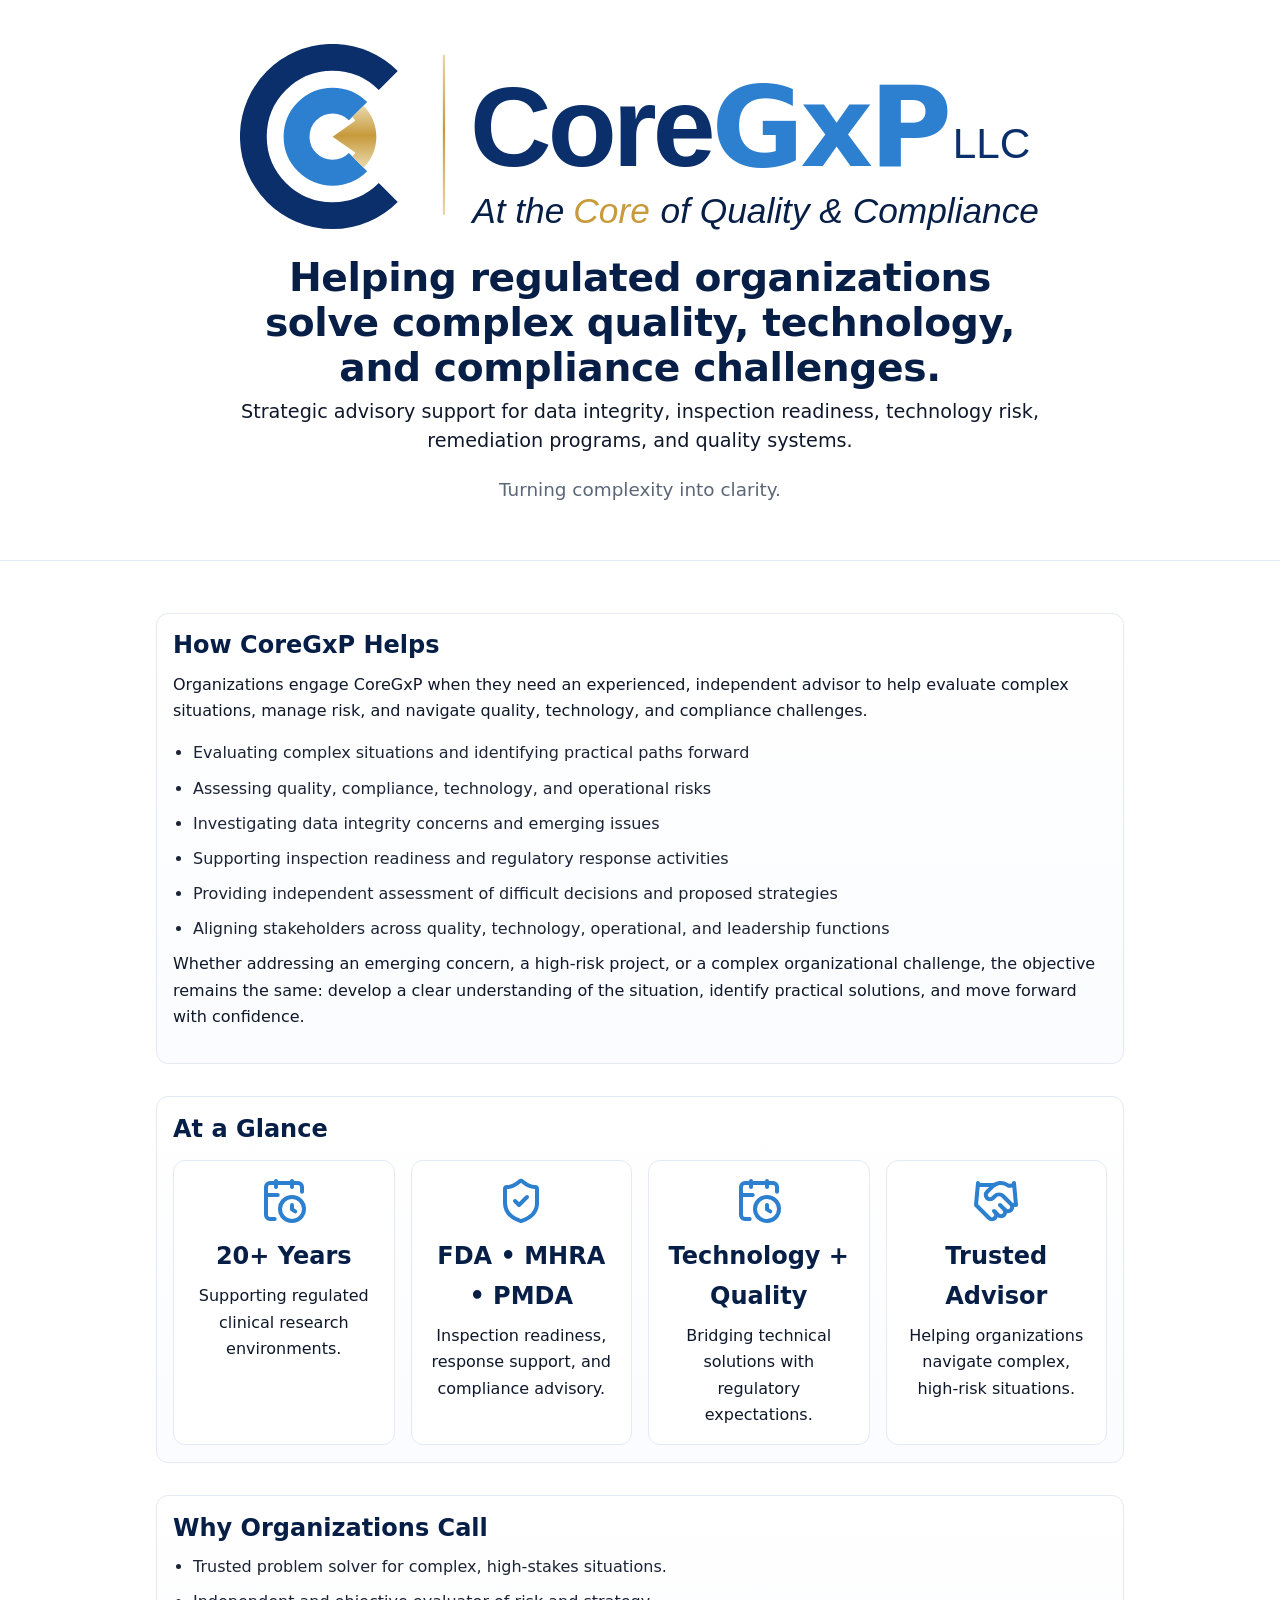
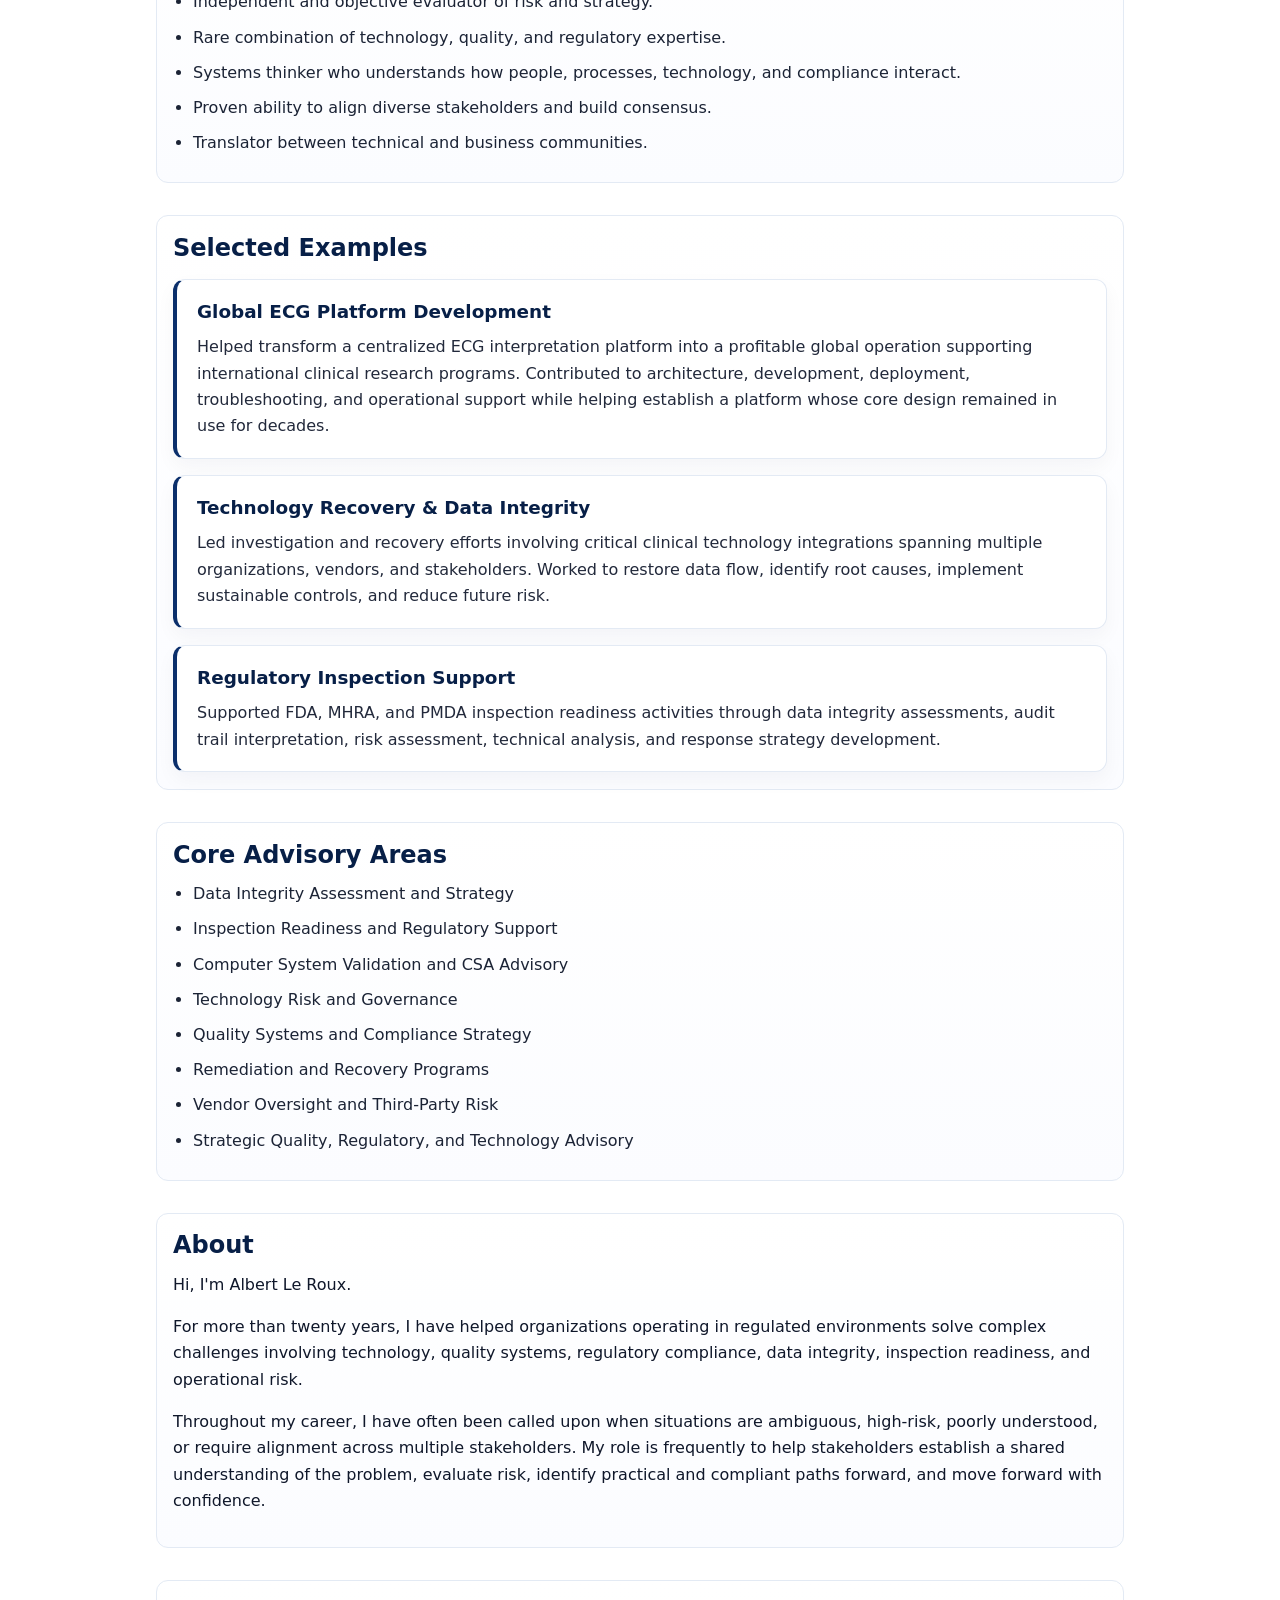
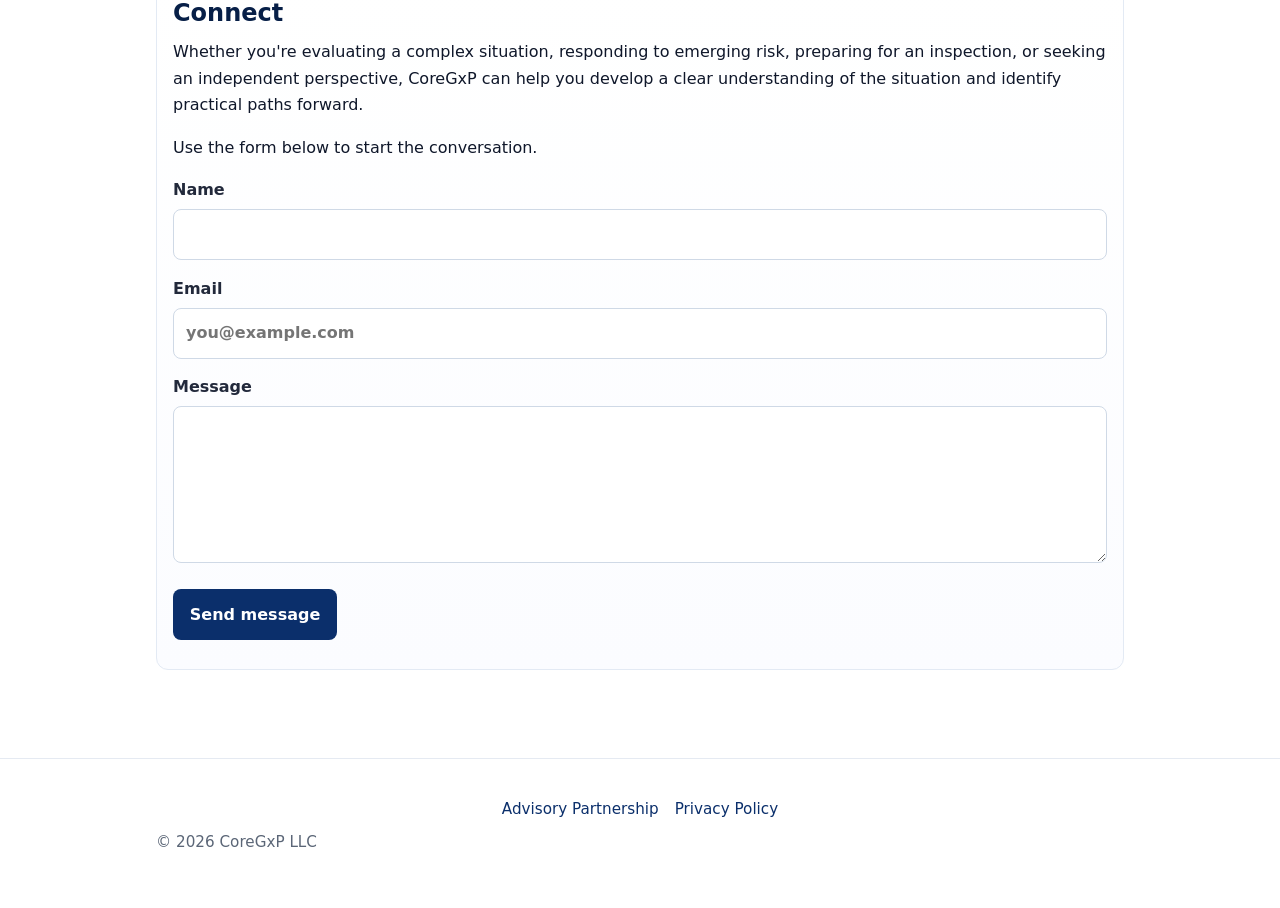
<file: index.html>
<!doctype html> 
<html lang="en">
  <head>
    <meta charset="utf-8" />
    <meta name="viewport" content="width=device-width,initial-scale=1" />
    <title>CoreGxP LLC | Technology, Quality & Regulatory Advisory</title>
    <meta name="description" 
          content="CoreGxP LLC helps organizations navigate complex technology,
                   quality, regulatory, and operational challenges in regulated
                   environments."/>

    <link rel="icon" href="/assets/img/brand/coregxp-logo-mark-v1-32.png">
    <link rel="stylesheet" href="/assets/css/styles.css">
  </head>

  <body>
    <header class="site-header">

      <div class="wrap">

        <img 
           class="site-logo"
           src="/assets/img/brand/coregxp-logo-v1.svg"
           alt="CoreGxP LLC">
        <div class="hero-header"> 

          <h1>
            Helping regulated organizations solve complex
            quality, technology, and compliance challenges.
          </h1>

          <p class="hero-supporting">
            Strategic advisory support for data integrity,
            inspection readiness, technology risk,
            remediation programs, and quality systems.
          </p>

          <p class="hero-tagline">
            Turning complexity into clarity.
          </p>
        </div>
      </div>
    </header>

    <main class="wrap">


      <section id="how-coregxp-helps">
        <h2>How CoreGxP Helps</h2>

        <p>
          Organizations engage CoreGxP when they need an experienced,
          independent advisor to help evaluate complex situations, manage risk,
          and navigate quality, technology, and compliance challenges.
        </p>

        <ul>
          <li>Evaluating complex situations and identifying practical paths forward</li>
          <li>Assessing quality, compliance, technology, and operational risks</li>
          <li>Investigating data integrity concerns and emerging issues</li>
          <li>Supporting inspection readiness and regulatory response activities</li>
          <li>Providing independent assessment of difficult decisions and proposed strategies</li>
          <li>Aligning stakeholders across quality, technology, operational, and leadership functions</li>
        </ul>

        <p>
          Whether addressing an emerging concern, a high-risk project, or a
          complex organizational challenge, the objective remains the same:
          develop a clear understanding of the situation, identify practical
          solutions, and move forward with confidence.
        </p>
      </section>


      <section id="highlights">
        <h2>At a Glance</h2>

        <div class="highlights-grid">

          <div class="highlight-card">
            <img 
               class="card-icon"
               src="/assets/img/icons/calendar-clock.svg" 
               alt=""
               aria-hidden="true">
            <strong>20+ Years</strong>
            Supporting regulated clinical research environments.
          </div>

          <div class="highlight-card">
            <img 
               class="card-icon"
               src="/assets/img/icons/shield-check.svg" 
               alt=""
               aria-hidden="true">
            <strong>FDA • MHRA • PMDA</strong>
            Inspection readiness, response support, and compliance advisory.
          </div>

          <div class="highlight-card">
            <img 
               class="card-icon"
               src="/assets/img/icons/calendar-clock.svg" 
               alt=""
               aria-hidden="true">
            <strong>Technology + Quality</strong>
            Bridging technical solutions with regulatory expectations.
          </div>

          <div class="highlight-card">
            <img 
               class="card-icon"
               src="/assets/img/icons/handshake.svg" 
               alt=""
               aria-hidden="true">
            <strong>Trusted Advisor</strong>
            Helping organizations navigate complex, high-risk situations.
          </div>

        </div>
      </section>


      <section id="why-me">
        <h2>Why Organizations Call</h2>

        <ul>
          <li>
            Trusted problem solver for complex, high-stakes situations.
          </li>
          <li>
            Independent and objective evaluator of risk and strategy.
          </li>
          <li>
            Rare combination of technology, quality, and regulatory expertise.
          </li>
          <li>
            Systems thinker who understands how people, processes,
            technology, and compliance interact.
          </li>
          <li>
            Proven ability to align diverse stakeholders and build
            consensus.
          </li>
          <li>
            Translator between technical and business communities.
          </li>
        </ul>
      </section>


      <section id="examples">
        <h2>Selected Examples</h2>

        <div class="example-card">
          <h3>Global ECG Platform Development</h3>

          <p>
            Helped transform a centralized ECG interpretation platform into a
            profitable global operation supporting international clinical
            research programs. Contributed to architecture, development,
            deployment, troubleshooting, and operational support while helping
            establish a platform whose core design remained in use for decades.
          </p>
        </div>

        <div class="example-card">
          <h3>Technology Recovery & Data Integrity</h3>

          <p>
            Led investigation and recovery efforts involving critical clinical
            technology integrations spanning multiple organizations, vendors,
            and stakeholders. Worked to restore data flow, identify root causes,
            implement sustainable controls, and reduce future risk.
          </p>
        </div>

        <div class="example-card">
          <h3>Regulatory Inspection Support</h3>

          <p>
            Supported FDA, MHRA, and PMDA inspection readiness activities
            through data integrity assessments, audit trail interpretation, risk
            assessment, technical analysis, and response strategy development.
          </p>
        </div>
      </section>  


      <section id="advisory">
        <h2>Core Advisory Areas</h2>

        <ul>
          <li>Data Integrity Assessment and Strategy</li>
          <li>Inspection Readiness and Regulatory Support</li>
          <li>Computer System Validation and CSA Advisory</li>
          <li>Technology Risk and Governance</li>
          <li>Quality Systems and Compliance Strategy</li>
          <li>Remediation and Recovery Programs</li>
          <li>Vendor Oversight and Third-Party Risk</li>
          <li>Strategic Quality, Regulatory, and Technology Advisory</li>
        </ul>
      </section>


      <section id="about">
        <h2>About</h2>

        <p>
          Hi, I'm Albert Le Roux.
        </p>

        <p>
          For more than twenty years, I have helped organizations operating in
          regulated environments solve complex challenges involving technology,
          quality systems, regulatory compliance, data integrity, inspection
          readiness, and operational risk.
        </p>

        <p>
          Throughout my career, I have often been called upon when situations
          are ambiguous, high-risk, poorly understood, or require alignment
          across multiple stakeholders. My role is frequently to help
          stakeholders establish a shared understanding of the problem, evaluate
          risk, identify practical and compliant paths forward, and move forward
          with confidence.
        </p>
      </section>

      <section id="contact">
        <h2>Connect</h2>
        <p>
          Whether you're evaluating a complex situation, responding to emerging
          risk, preparing for an inspection, or seeking an independent
          perspective, CoreGxP can help you develop a clear understanding of the
          situation and identify practical paths forward.  
        </p>

        <p>
          Use the form below to start the conversation.
        </p>
        <form id="contactForm" action="/submit" method="post">
          <label>
            Name
            <input type="text"
                   name="name"
                   id="name"
                   maxlength="100"
                   required>
          </label>

          <label>
            Email
            <input type="email"
                   name="email"
                   id="email"
                   maxlength="254"
                   placeholder="you@example.com"
                   required>
          </label>

          <label>
            Message
            <textarea name="message"
                      id="message"
                      rows="5"
                      maxlength="2000"
                      required></textarea>
          </label>

          <label class="visually-hidden">
            Leave this blank
            <input type="text"
                   name="hp"
                   id="hp"
                   tabindex="-1"
                   autocomplete="off">
          </label>

          <button type="submit">Send message</button>
          <div id="formStatus" role="status" aria-live="polite"></div>
        </form>
      </section>

    </main>



    <footer class="site-footer">
      <div class="wrap">
        <nav class="footer-nav">
          <a href="/advisory/">Advisory Partnership</a>
          <a href="/privacy/">Privacy Policy</a>
        </nav>

        <p>&copy; <span id="year"></span> CoreGxP LLC</p>
      </div>
    </footer>

    <script src="/assets/js/site.js"></script>
    <script src="/assets/js/app.js"></script>
  </body>
</html>
</file>
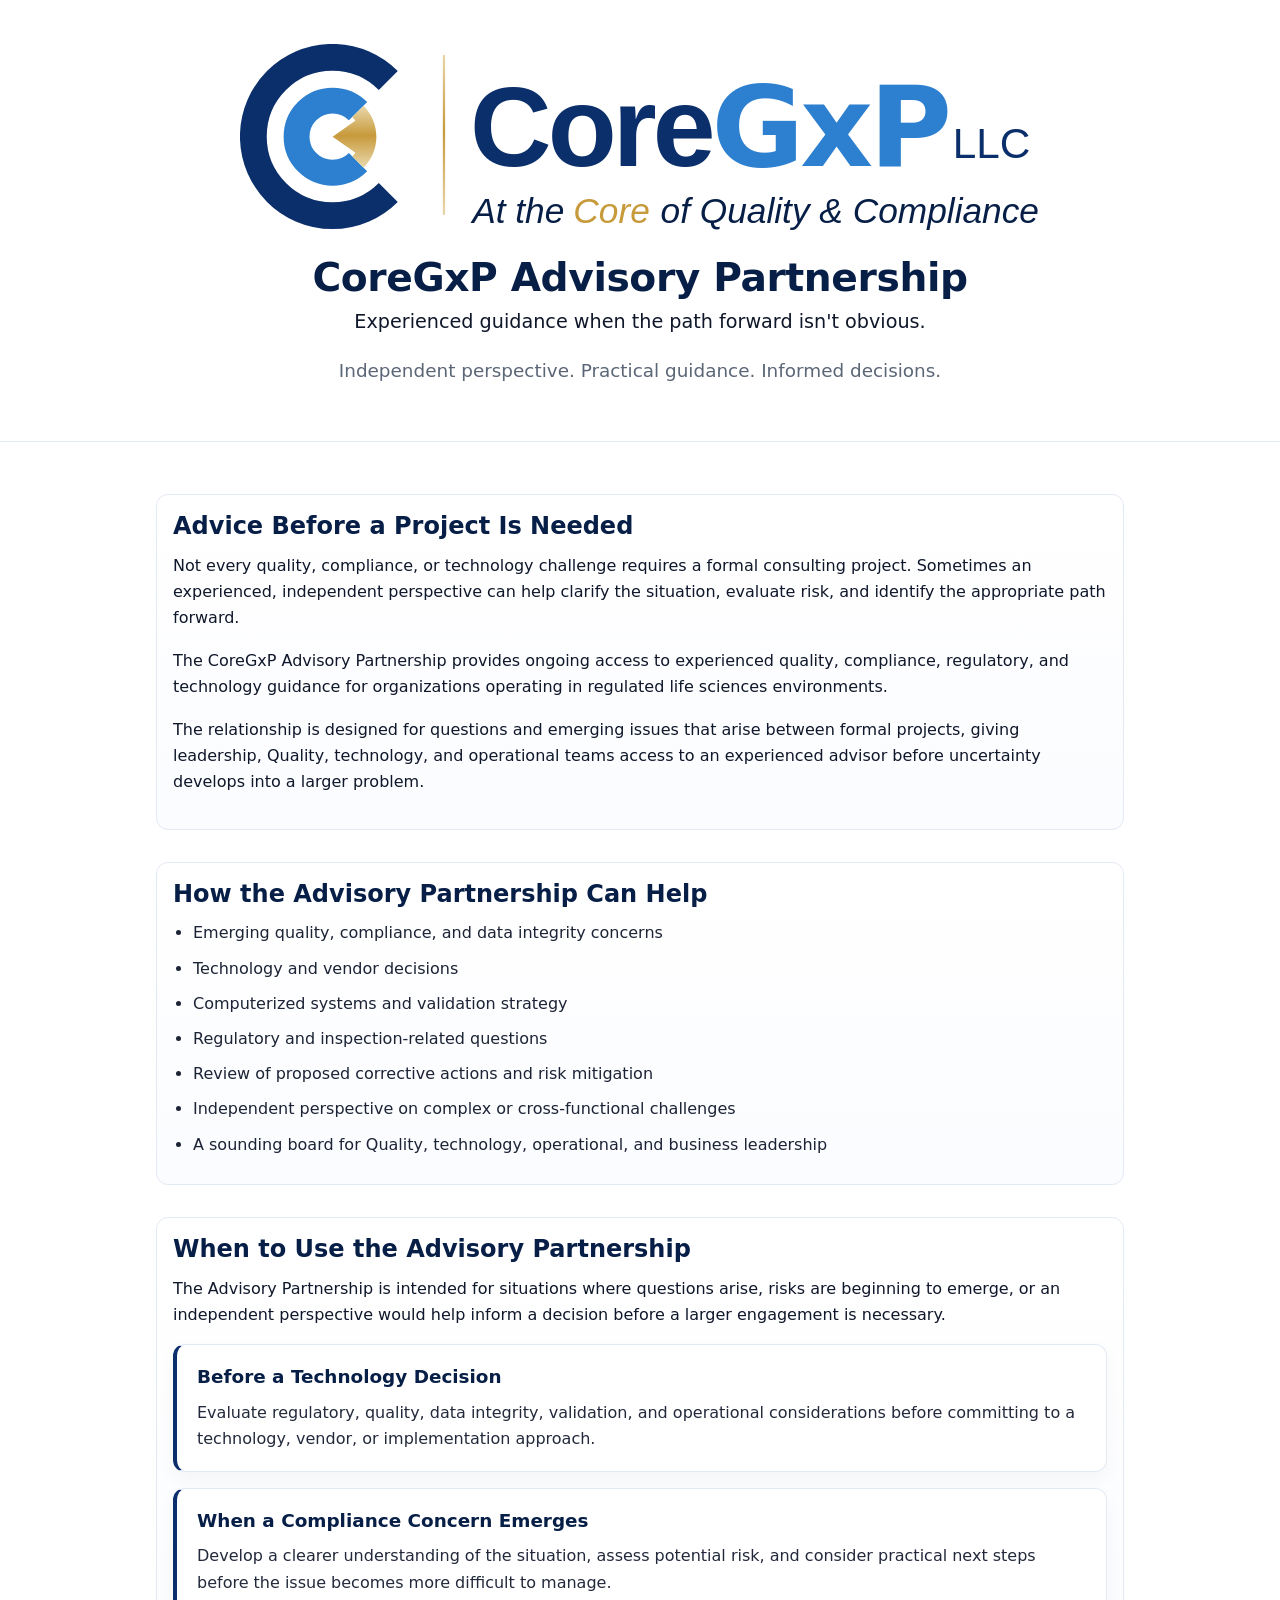
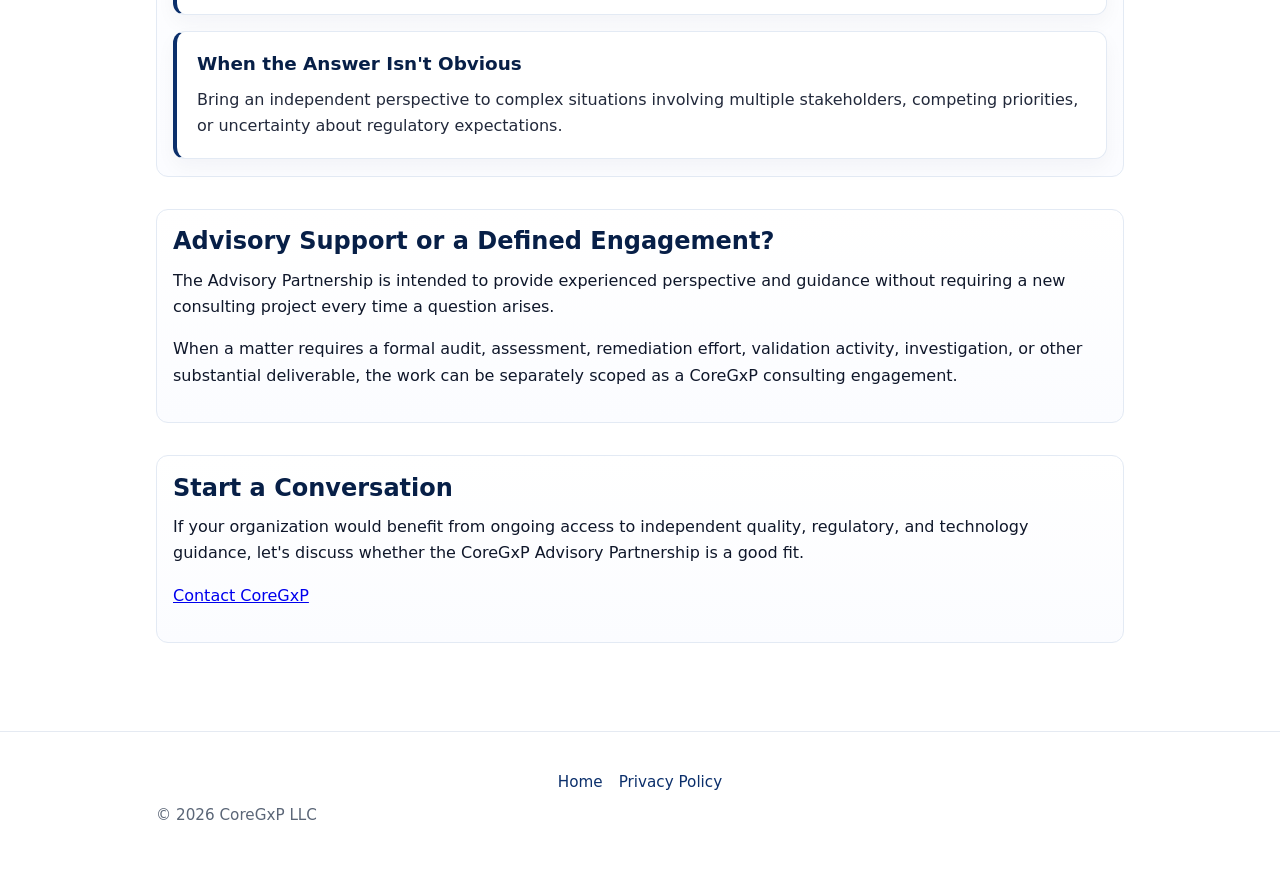
<file: advisory/index.html>
<!doctype html>
<html lang="en">
  <head>
    <meta charset="utf-8" />
    <meta name="viewport" content="width=device-width,initial-scale=1" />

    <title>CoreGxP Advisory Partnership | CoreGxP LLC</title>

    <meta
      name="description"
      content="Ongoing access to experienced quality, compliance, regulatory,
               and technology guidance for organizations operating in regulated
               life sciences environments."
    />

    <link
      rel="icon"
      href="/assets/img/brand/coregxp-logo-mark-v1-32.png"
    >

    <link
      rel="stylesheet"
      href="/assets/css/styles.css"
    >
  </head>

  <body>

    <header class="site-header">
      <div class="wrap">

        <a href="/" aria-label="CoreGxP LLC home">
          <img
            class="site-logo"
            src="/assets/img/brand/coregxp-logo-v1.svg"
            alt="CoreGxP LLC"
          >
        </a>

        <div class="hero-header">

          <h1>
            CoreGxP Advisory Partnership
          </h1>

          <p class="hero-supporting">
            Experienced guidance when the path forward isn't obvious.
          </p>

          <p class="hero-tagline">
            Independent perspective. Practical guidance. Informed decisions.
          </p>

        </div>
      </div>
    </header>


    <main class="wrap">

      <section id="overview">

        <h2>Advice Before a Project Is Needed</h2>

        <p>
          Not every quality, compliance, or technology challenge requires a
          formal consulting project. Sometimes an experienced, independent
          perspective can help clarify the situation, evaluate risk, and
          identify the appropriate path forward.
        </p>

        <p>
          The CoreGxP Advisory Partnership provides ongoing access to
          experienced quality, compliance, regulatory, and technology guidance
          for organizations operating in regulated life sciences environments.
        </p>

        <p>
          The relationship is designed for questions and emerging issues that
          arise between formal projects, giving leadership, Quality, technology,
          and operational teams access to an experienced advisor before
          uncertainty develops into a larger problem.
        </p>

      </section>


      <section id="how-advisory-helps">

        <h2>How the Advisory Partnership Can Help</h2>

        <ul>
          <li>
            Emerging quality, compliance, and data integrity concerns
          </li>

          <li>
            Technology and vendor decisions
          </li>

          <li>
            Computerized systems and validation strategy
          </li>

          <li>
            Regulatory and inspection-related questions
          </li>

          <li>
            Review of proposed corrective actions and risk mitigation
          </li>

          <li>
            Independent perspective on complex or cross-functional challenges
          </li>

          <li>
            A sounding board for Quality, technology, operational, and
            business leadership
          </li>
        </ul>

      </section>


      <section id="when-to-use">

        <h2>When to Use the Advisory Partnership</h2>

        <p>
          The Advisory Partnership is intended for situations where questions
          arise, risks are beginning to emerge, or an independent perspective
          would help inform a decision before a larger engagement is necessary.
        </p>

        <div class="example-card">

          <h3>Before a Technology Decision</h3>

          <p>
            Evaluate regulatory, quality, data integrity, validation, and
            operational considerations before committing to a technology,
            vendor, or implementation approach.
          </p>

        </div>


        <div class="example-card">

          <h3>When a Compliance Concern Emerges</h3>

          <p>
            Develop a clearer understanding of the situation, assess potential
            risk, and consider practical next steps before the issue becomes
            more difficult to manage.
          </p>

        </div>


        <div class="example-card">

          <h3>When the Answer Isn't Obvious</h3>

          <p>
            Bring an independent perspective to complex situations involving
            multiple stakeholders, competing priorities, or uncertainty about
            regulatory expectations.
          </p>

        </div>

      </section>


      <section id="project-boundary">

        <h2>Advisory Support or a Defined Engagement?</h2>

        <p>
          The Advisory Partnership is intended to provide experienced
          perspective and guidance without requiring a new consulting project
          every time a question arises.
        </p>

        <p>
          When a matter requires a formal audit, assessment, remediation
          effort, validation activity, investigation, or other substantial
          deliverable, the work can be separately scoped as a CoreGxP
          consulting engagement.
        </p>

      </section>


      <section id="contact">

        <h2>Start a Conversation</h2>

        <p>
          If your organization would benefit from ongoing access to independent
          quality, regulatory, and technology guidance, let's discuss whether
          the CoreGxP Advisory Partnership is a good fit.
        </p>

        <p>
          <a href="/#contact">Contact CoreGxP</a>
        </p>

      </section>

    </main>


    <footer class="site-footer">
      <div class="wrap">

        <nav class="footer-nav">
          <a href="/">Home</a>
          <a href="/privacy/">Privacy Policy</a>
        </nav>

        <p>
          &copy; <span id="year"></span> CoreGxP LLC
        </p>

      </div>
    </footer>

    <script src="/assets/js/site.js"></script>

  </body>
</html>
</file>
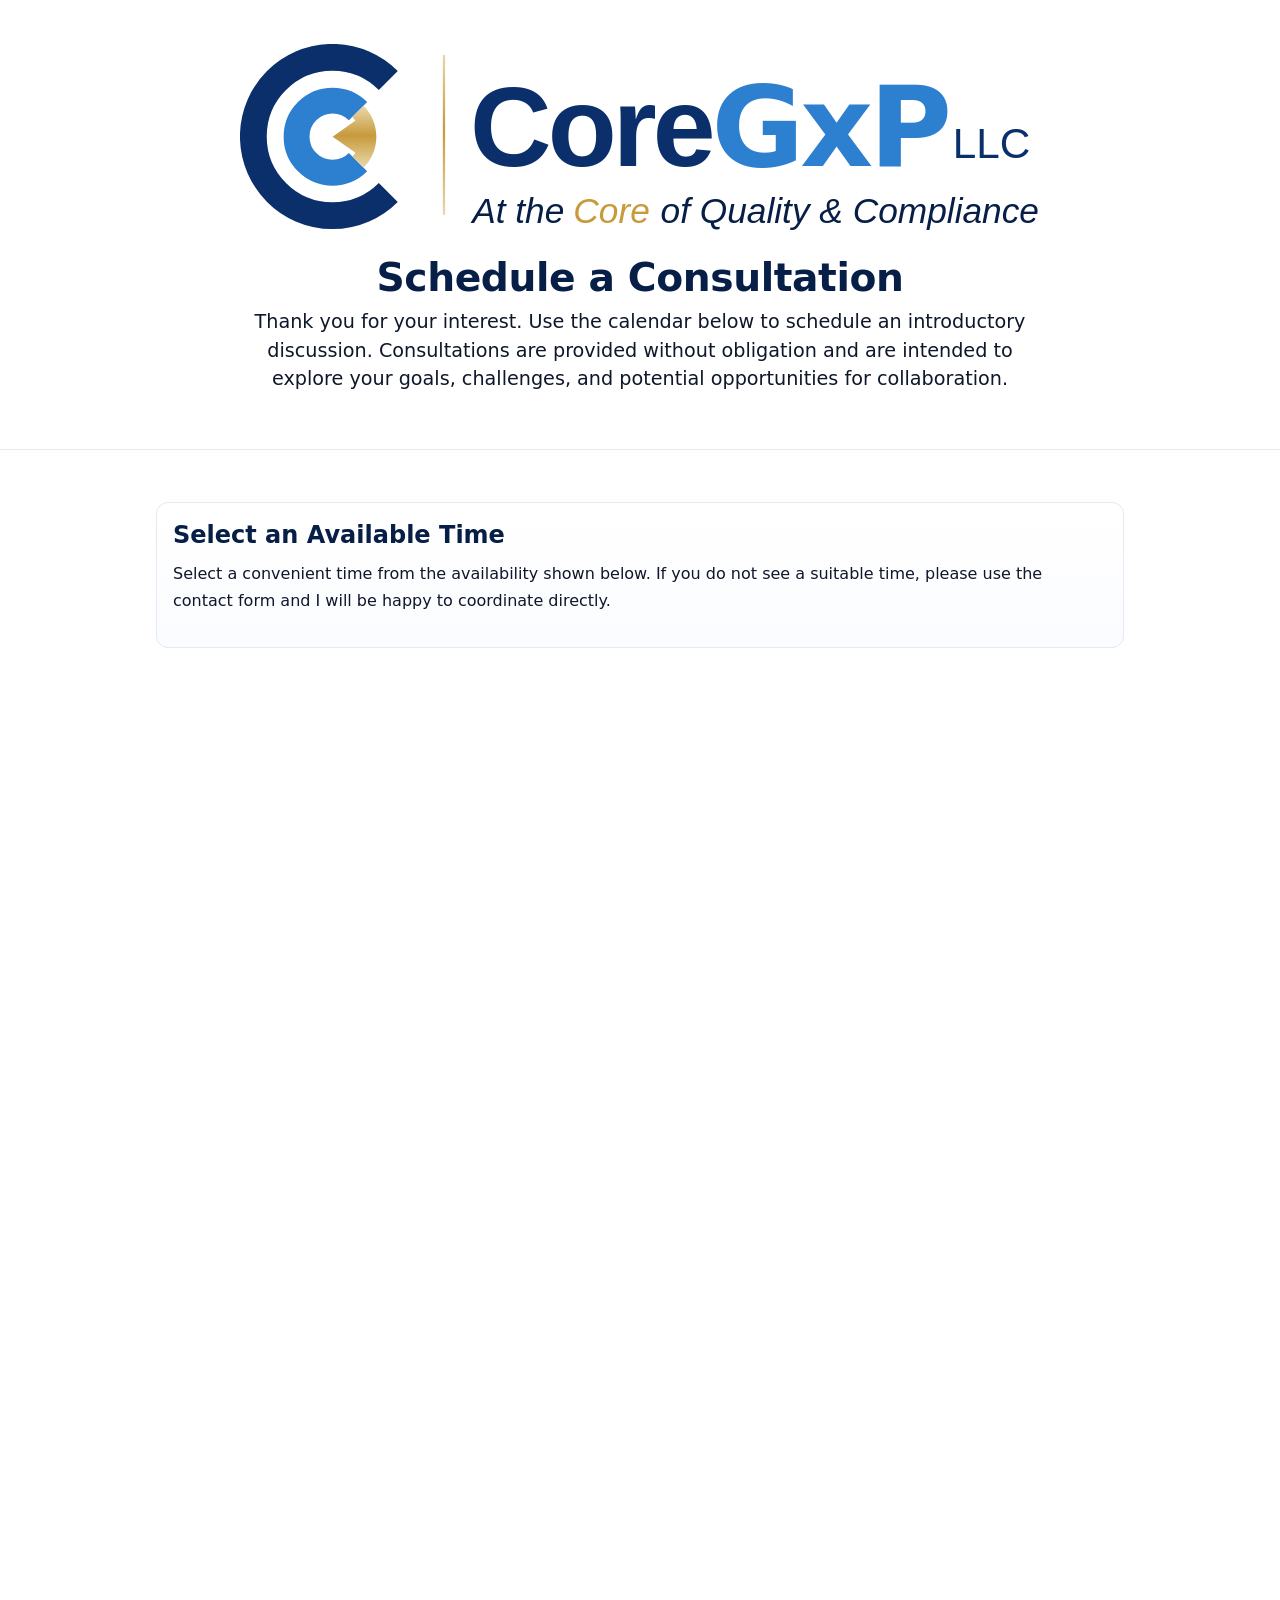
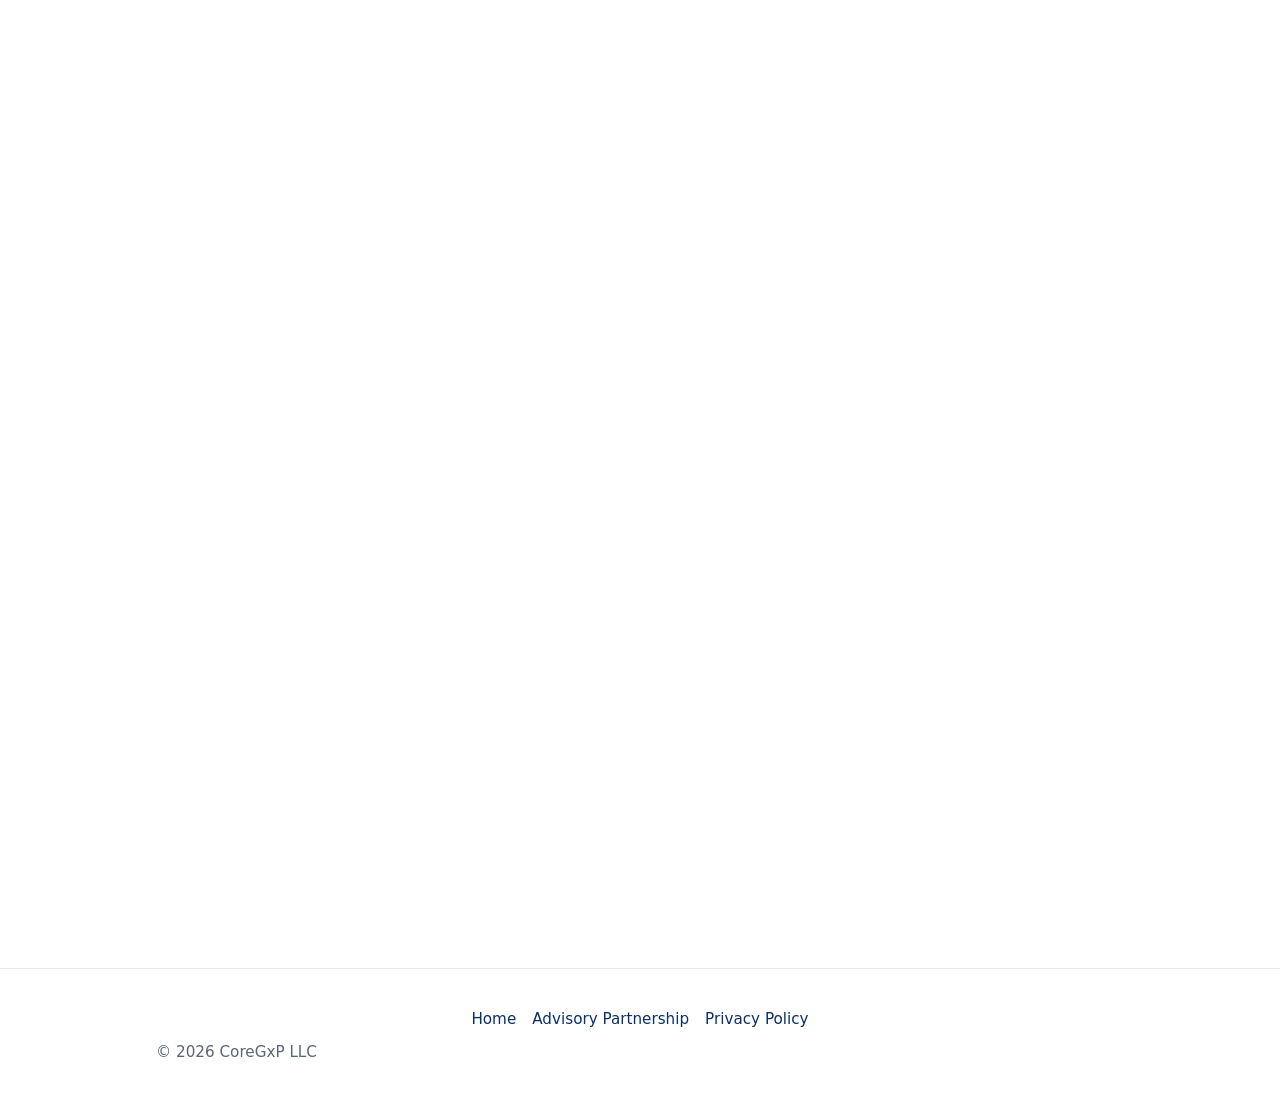
<file: calendar/index.html>
<!DOCTYPE html>
<html lang="en">
  <head>
    <meta charset="UTF-8">
    <meta name="viewport" content="width=device-width, initial-scale=1.0">

    <title>Schedule a Consultation | CoreGxP LLC</title>

    <link rel="icon" href="/assets/img/brand/coregxp-logo-mark-v1-32.png">
    <link rel="stylesheet" href="/assets/css/styles.css">  
  </head>
  <body>
    <header class="site-header">
      <div class="wrap">

        <img
            class="site-logo"
            src="/assets/img/brand/coregxp-logo-v1.svg"
            alt="CoreGxP LLC">

        <div class="hero-header">
          <h1>Schedule a Consultation</h1>

          <p class="hero-supporting">
          Thank you for your interest. Use the calendar below to schedule
          an introductory discussion.  Consultations are provided without
          obligation and are intended to explore your goals, challenges,
          and potential opportunities for collaboration.

          </p>
        </div>

      </div>
    </header>

    <main class="wrap">

      <section>

        <h2>Select an Available Time</h2>

        <p>
        Select a convenient time from the availability shown below.
        If you do not see a suitable time, please use the contact form
        and I will be happy to coordinate directly.
        </p>

      </section>

    </main>

    <div class = "calendar-frame">

      <iframe
          src="https://bookings.cloud.microsoft/book/CoreGxPLLC1@coregxp.com/?ismsaljsauthenabled"
          width="100%"
          height="100%"
          scrolling="no"
          style="border:0;"
          title="CoreGxP Consultation Scheduling">
      </iframe>

    </div>


    <footer class="site-footer">
      <div class="wrap">
        <nav class="footer-nav">
          <a href="/">Home</a>
          <a href="/advisory/">Advisory Partnership</a>
          <a href="/privacy/">Privacy Policy</a>
        </nav>

        <p>&copy; <span id="year"></span> CoreGxP LLC</p>
      </div>
    </footer>

    <script src="/assets/js/site.js"></script> 

  </body>
</html>
</file>
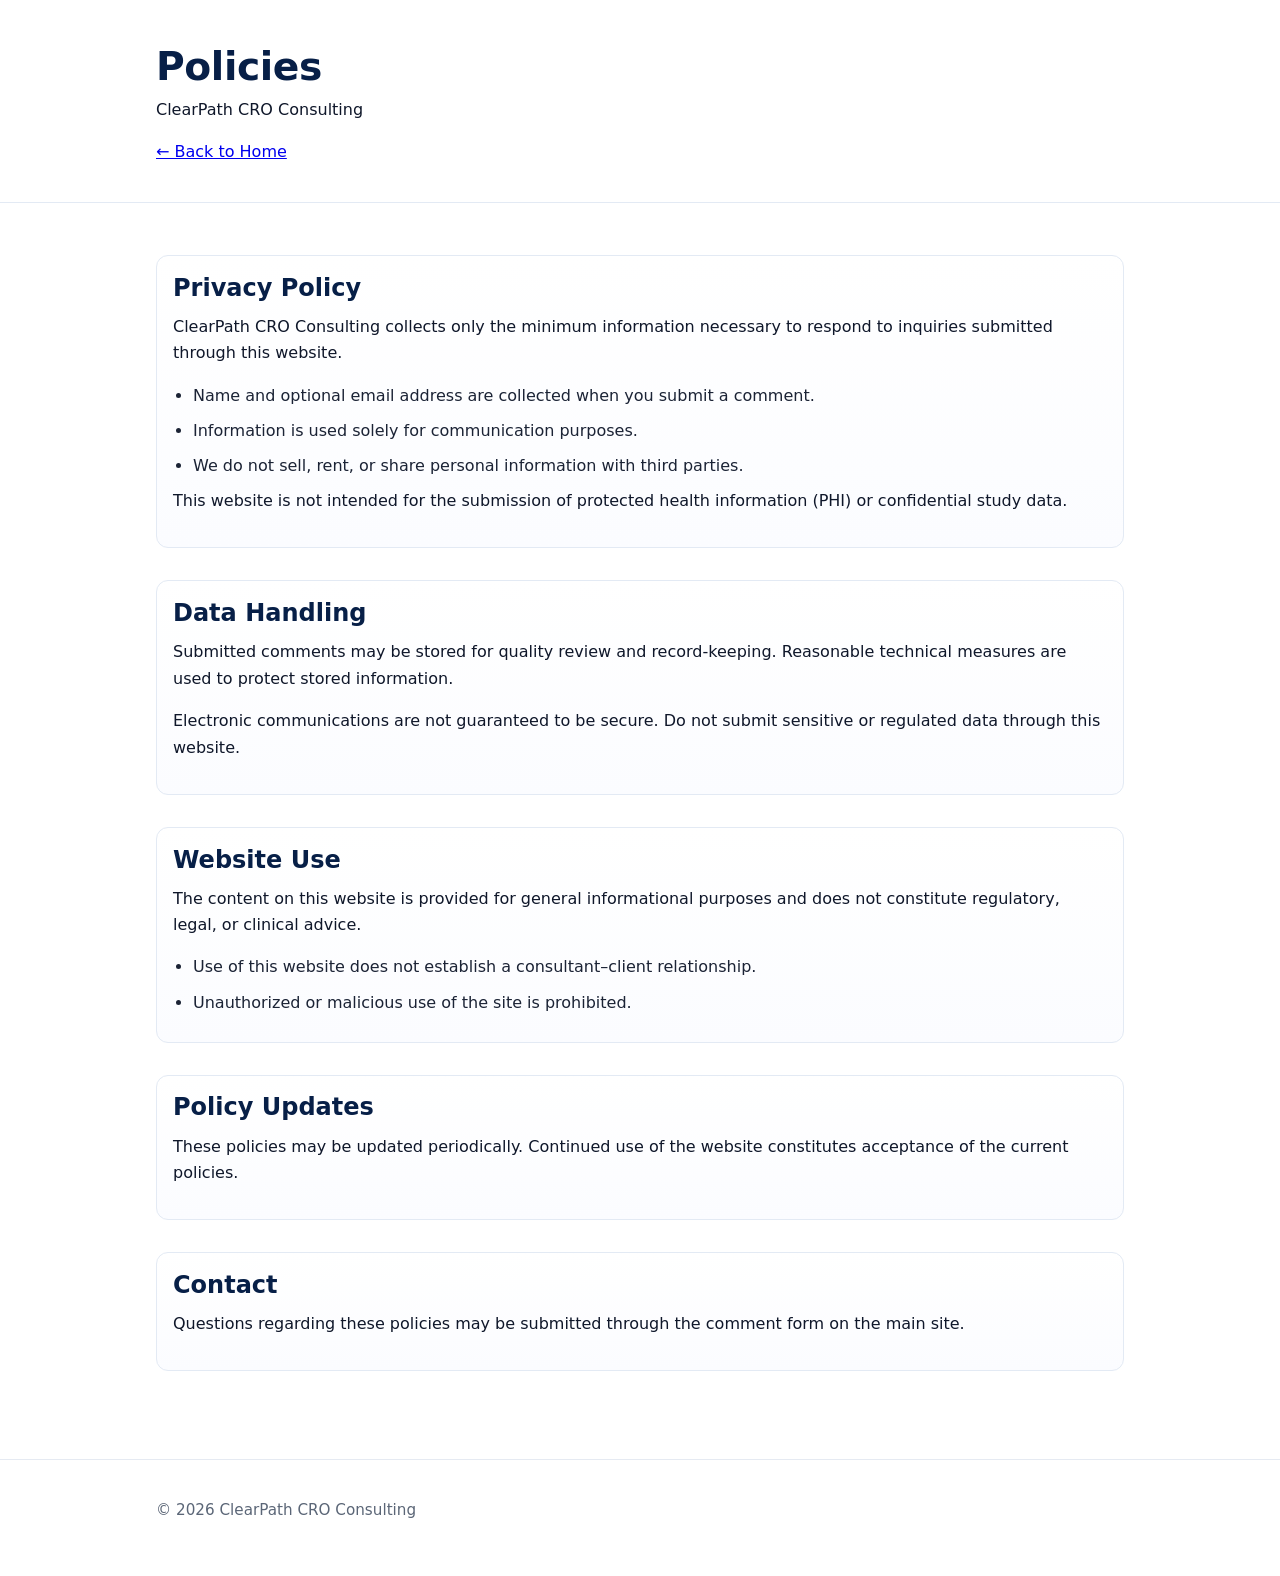
<file: policies/index.html>
<!doctype html>
<html lang="en">
<head>
  <meta charset="utf-8" />
  <meta name="viewport" content="width=device-width,initial-scale=1" />
  <title>Policies | ClearPath CRO Consulting</title>
  <meta name="description" content="Privacy, data handling, and website usage policies for ClearPath CRO Consulting." />
  <link rel="stylesheet" href="/assets/css/styles.css">
</head>
<body>
  <header class="site-header">
    <div class="wrap">
      <h1>Policies</h1>
      <p class="tag">ClearPath CRO Consulting</p>
        <nav>
            <a href="/">← Back to Home</a>
        </nav>
    </div>
  </header>

  <main class="wrap">
    <section id="privacy">
      <h2>Privacy Policy</h2>
      <p>
        ClearPath CRO Consulting collects only the minimum information necessary
        to respond to inquiries submitted through this website.
      </p>
      <ul>
        <li>Name and optional email address are collected when you submit a comment.</li>
        <li>Information is used solely for communication purposes.</li>
        <li>We do not sell, rent, or share personal information with third parties.</li>
      </ul>
      <p>
        This website is not intended for the submission of protected health
        information (PHI) or confidential study data.
      </p>
    </section>

    <section id="data">
      <h2>Data Handling</h2>
      <p>
        Submitted comments may be stored for quality review and record‑keeping.
        Reasonable technical measures are used to protect stored information.
      </p>
      <p>
        Electronic communications are not guaranteed to be secure. Do not submit
        sensitive or regulated data through this website.
      </p>
    </section>

    <section id="use">
      <h2>Website Use</h2>
      <p>
        The content on this website is provided for general informational
        purposes and does not constitute regulatory, legal, or clinical advice.
      </p>
      <ul>
        <li>Use of this website does not establish a consultant–client relationship.</li>
        <li>Unauthorized or malicious use of the site is prohibited.</li>
      </ul>
    </section>

    <section id="updates">
      <h2>Policy Updates</h2>
      <p>
        These policies may be updated periodically. Continued use of the website
        constitutes acceptance of the current policies.
      </p>
    </section>

    <section id="contact">
      <h2>Contact</h2>
      <p>
        Questions regarding these policies may be submitted through the comment
        form on the main site.
      </p>
    </section>
  </main>

  <footer class="site-footer">
    <div class="wrap">
      <p>&copy; <span id="year"></span> ClearPath CRO Consulting</p>
    </div>
  </footer>

  <script>
    document.getElementById("year").textContent = new Date().getFullYear();
  </script>
</body>
</html>
</file>
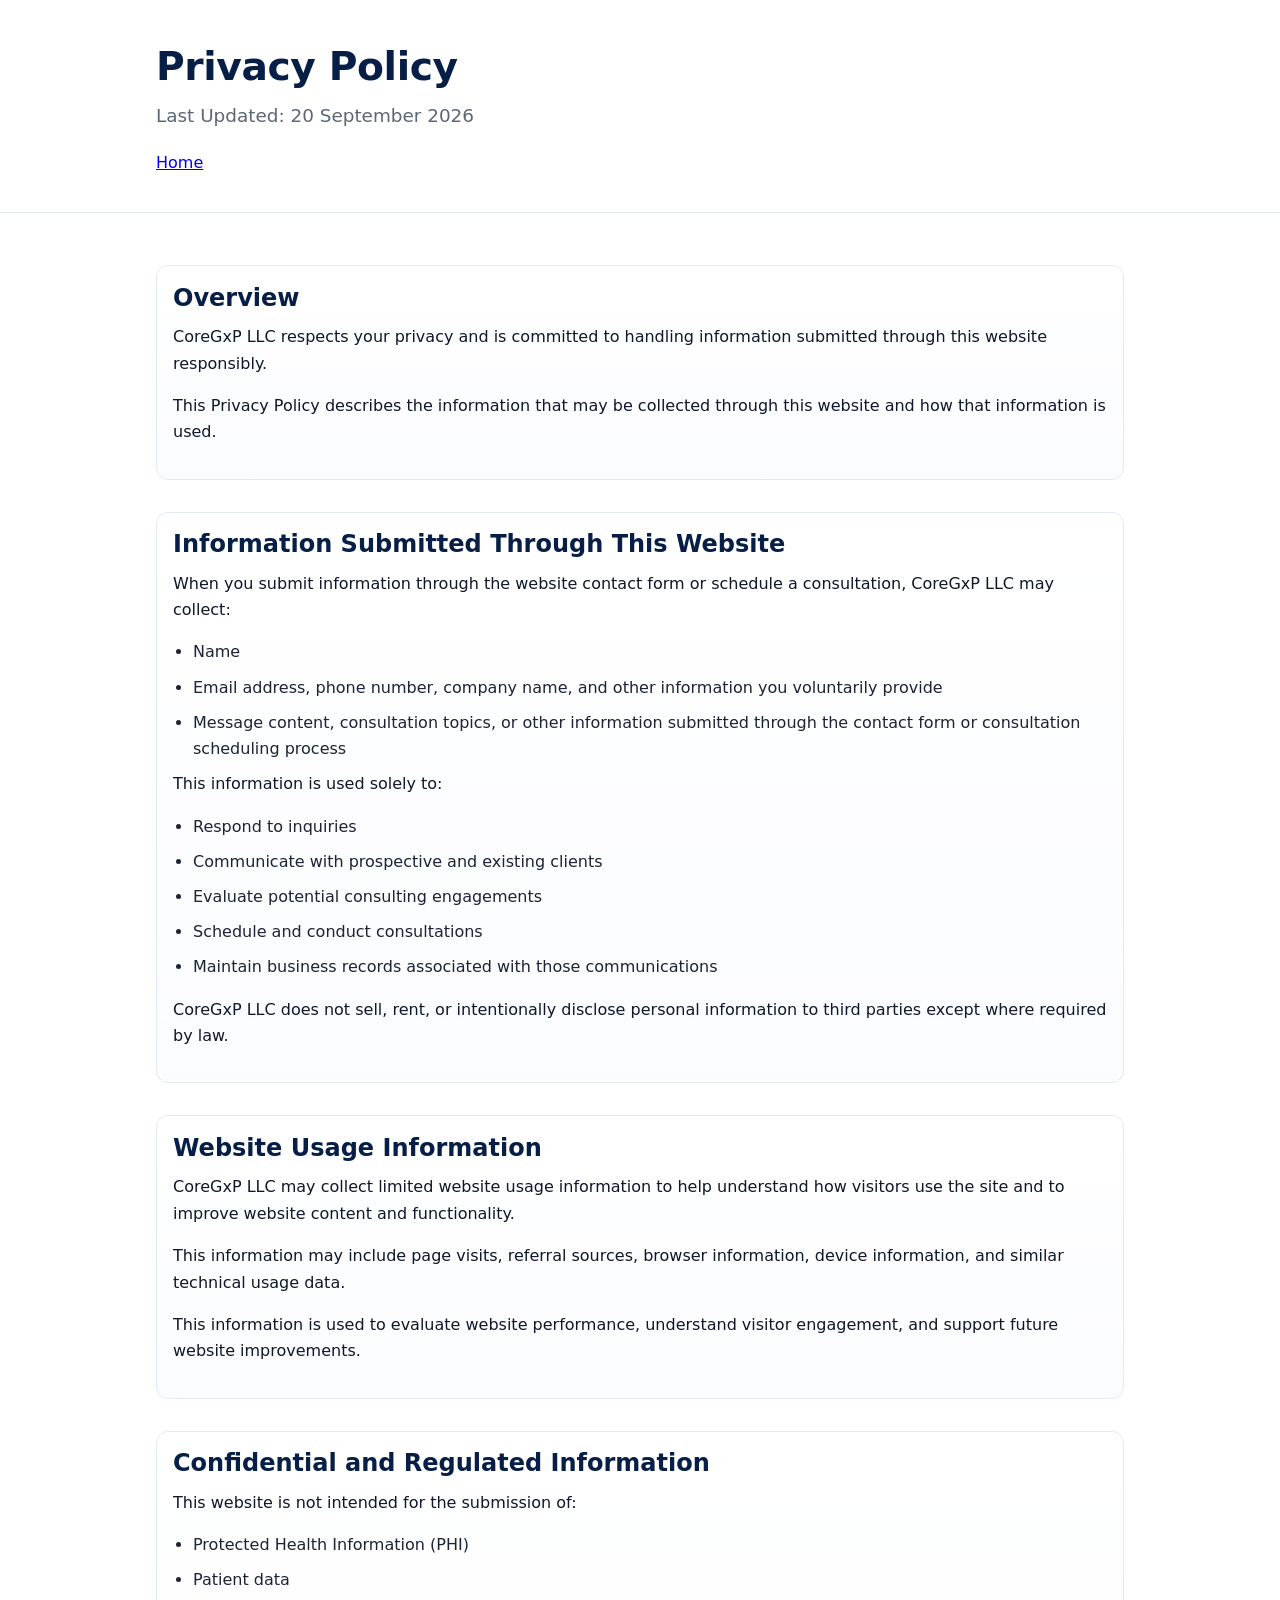
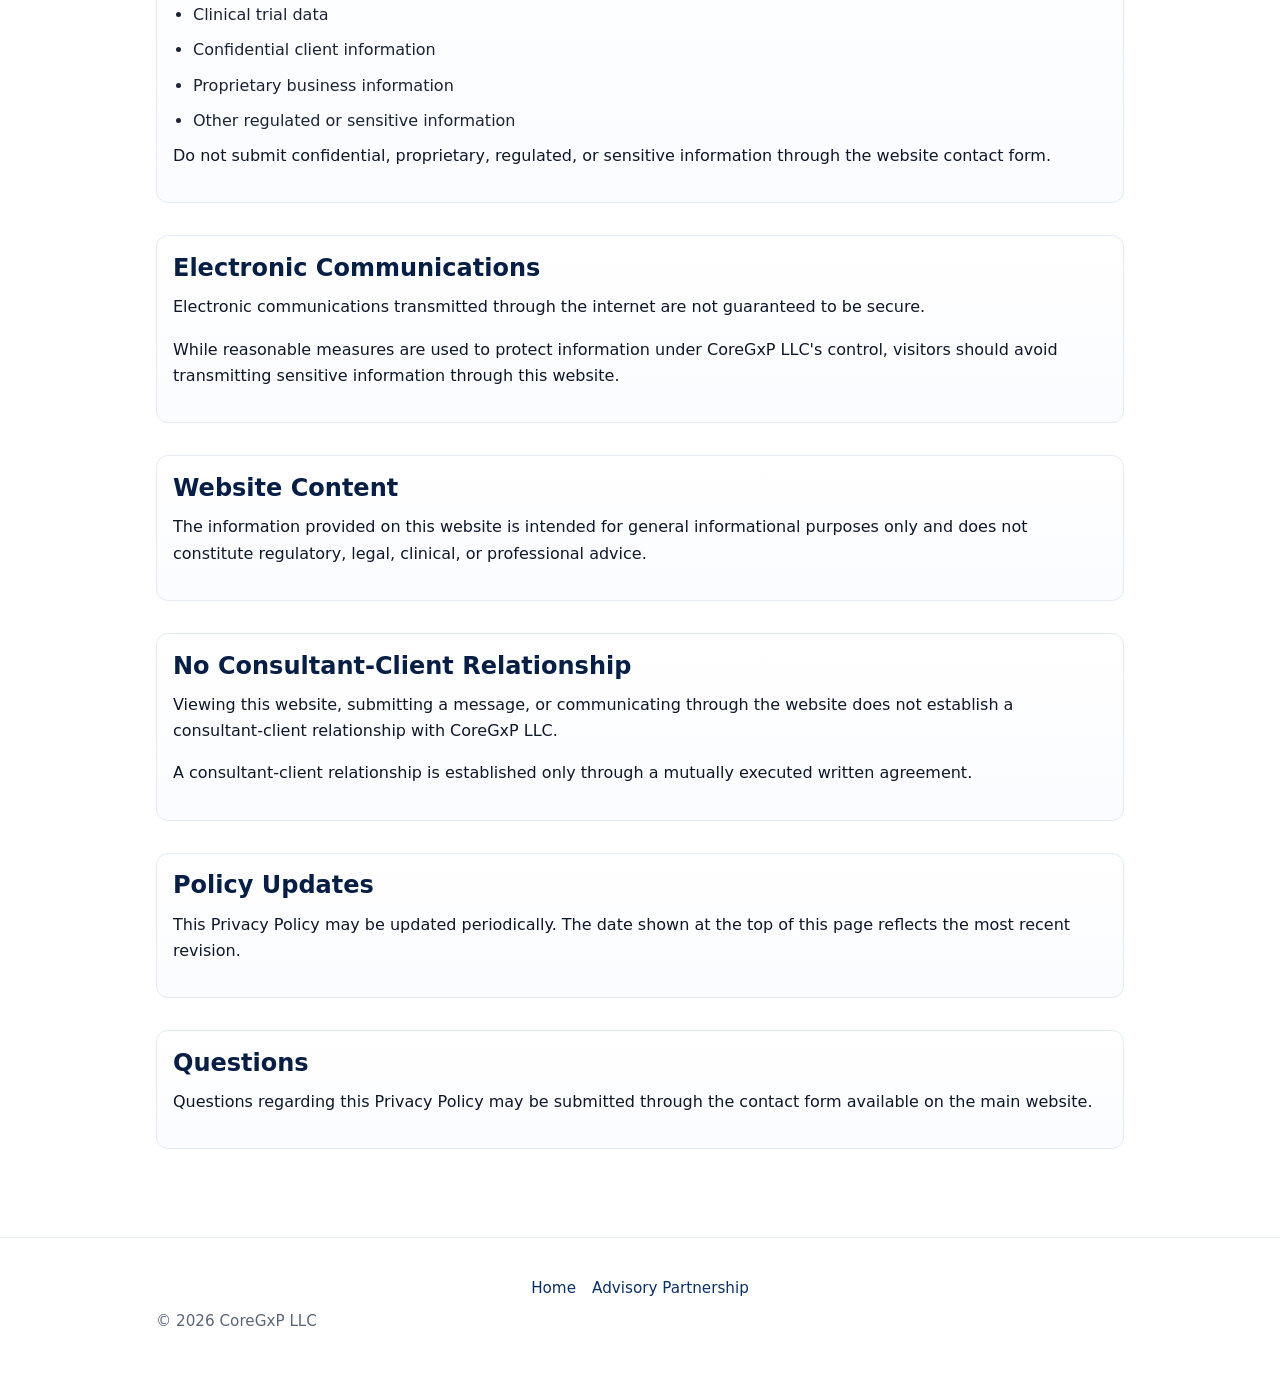
<file: privacy/index.html>
<!doctype html> <html lang="en"> 
  <head> 
    <meta charset="utf-8" /> 
    <meta name="viewport" content="width=device-width,initial-scale=1" />

      <title>Privacy Policy</title>

    <meta name="description"
          content="Privacy Policy for CoreGxP LLC." />

    <link rel="stylesheet" href="/assets/css/styles.css">  
  </head>

  <body>

    <header class="site-header">
      <div class="wrap">

        <h1>Privacy Policy</h1>

        <p class="hero-tagline">
          Last Updated: 20 September 2026
        </p>

        <nav>
          <a href="/">Home</a>
        </nav>

      </div>
    </header>

    <main class="wrap">

      <section id="overview">

        <h2>Overview</h2>

        <p>
          CoreGxP LLC respects your privacy and is committed to handling
          information submitted through this website responsibly.
        </p>

        <p>
          This Privacy Policy describes the information that may be collected
          through this website and how that information is used.
        </p>

      </section>

      <section id="information">

        <h2>Information Submitted Through This Website</h2>

        <p>
          When you submit information through the website contact form or
          schedule a consultation, CoreGxP LLC may collect:
        </p>

        <ul>
          <li>Name</li>
          <li>Email address, phone number, company name, and other information
            you voluntarily provide </li>
          <li>Message content, consultation topics, or other information
            submitted through the contact form or consultation scheduling
            process</li>
        </ul>

        <p>
        This information is used solely to:
        </p>
        <ul>
          <li>Respond to inquiries </li>
          <li>Communicate with prospective and existing clients </li>
          <li>Evaluate potential consulting engagements </li>
          <li>Schedule and conduct consultations </li>
          <li>Maintain business records associated with those communications
          </li>
        </ul> 
        </p>

        <p>
          CoreGxP LLC does not sell, rent, or intentionally disclose personal
          information to third parties except where required by law.
        </p>

      </section>

      <section id="website-analytics">

        <h2>Website Usage Information</h2>

        <p>
          CoreGxP LLC may collect limited website usage information to help
          understand how visitors use the site and to improve website content and
          functionality.
        </p>

        <p>
          This information may include page visits, referral sources, browser
          information, device information, and similar technical usage data.
        </p>

        <p>
          This information is used to evaluate website performance, understand
          visitor engagement, and support future website improvements.
        </p>

      </section>

      <section id="sensitive-information">

        <h2>Confidential and Regulated Information</h2>

        <p>
          This website is not intended for the submission of:
        </p>

        <ul>
          <li>Protected Health Information (PHI)</li>
          <li>Patient data</li>
          <li>Clinical trial data</li>
          <li>Confidential client information</li>
          <li>Proprietary business information</li>
          <li>Other regulated or sensitive information</li>
        </ul>

        <p>
          Do not submit confidential, proprietary, regulated, or sensitive
          information through the website contact form.
        </p>

      </section>

      <section id="electronic-communications">

        <h2>Electronic Communications</h2>

        <p>
          Electronic communications transmitted through the internet are not
          guaranteed to be secure.
        </p>

        <p>
          While reasonable measures are used to protect information under
          CoreGxP LLC's control, visitors should avoid transmitting sensitive
          information through this website.
        </p>

      </section>

      <section id="website-content">

        <h2>Website Content</h2>

        <p>
          The information provided on this website is intended for general
          informational purposes only and does not constitute regulatory, legal,
          clinical, or professional advice.
        </p>

      </section>

      <section id="relationship">

        <h2>No Consultant-Client Relationship</h2>

        <p>
          Viewing this website, submitting a message, or communicating through
          the website does not establish a consultant-client relationship with
          CoreGxP LLC.
        </p>

        <p>
          A consultant-client relationship is established only through a
          mutually executed written agreement.
        </p>

      </section>

      <section id="updates">

        <h2>Policy Updates</h2>

        <p>
          This Privacy Policy may be updated periodically. The date shown at the
          top of this page reflects the most recent revision.
        </p>

      </section>

      <section id="questions">

        <h2>Questions</h2>

        <p>
          Questions regarding this Privacy Policy may be submitted through the
          contact form available on the main website.
        </p>

      </section>

    </main>

    <footer class="site-footer">
      <div class="wrap">
        <nav class="footer-nav">
          <a href="/">Home</a>
          <a href="/advisory/">Advisory Partnership</a>
        </nav>
        <p>&copy; <span id="year"></span> CoreGxP LLC</p>
      </div>
    </footer>

    <script src="/assets/js/site.js"></script>

  </body>
</html>
</file>
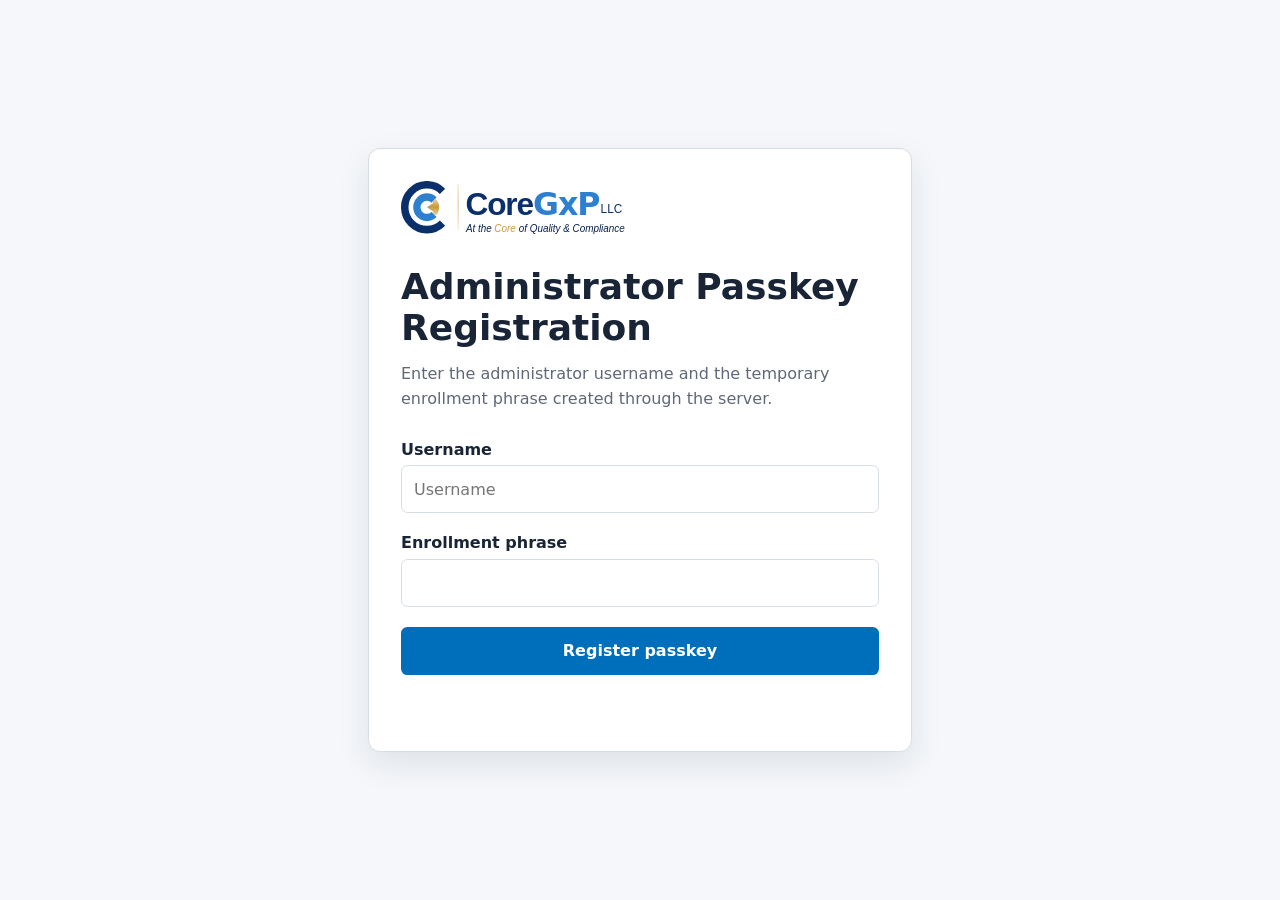
<file: admin/register/index.html>
<!doctype html>
<html lang="en">
  <head>
    <meta charset="utf-8">
    <meta
      name="viewport"
      content="width=device-width, initial-scale=1"
    >

    <title>
      Administrator Passkey Registration | CoreGxP LLC
    </title>

    <meta
      name="description"
      content="Temporary CoreGxP administrator passkey registration."
    >

    <link
      rel="icon"
      href="/assets/img/brand/coregxp-logo-mark-v1-32.png"
    >

    <link
      rel="stylesheet"
      href="/admin/register/styles.css"
    >
  </head>

  <body>

    <main class="registration-page">

      <section
        class="registration-card"
        aria-labelledby="registration-heading"
      >

        <a
          class="brand-link"
          href="/"
          aria-label="CoreGxP LLC home"
        >
          <img
            class="site-logo"
            src="/assets/img/brand/coregxp-logo-v1.svg"
            alt="CoreGxP LLC"
          >
        </a>

        <h1 id="registration-heading">
          Administrator Passkey Registration
        </h1>

        <p class="registration-introduction">
          Enter the administrator username and the temporary enrollment
          phrase created through the server.
        </p>

        <form id="registrationForm">

          <div class="form-field">
            <label for="username">
              Username
            </label>

            <input
              type="text"
              id="username"
              name="username"
              placeholder="Username"
              autocomplete="username"
              required
            >
          </div>

          <div class="form-field">
            <label for="phrase">
              Enrollment phrase
            </label>

            <input
              type="password"
              id="phrase"
              name="phrase"
              autocomplete="off"
              required
            >
          </div>

          <button
            type="submit"
            id="registerButton"
          >
            Register passkey
          </button>

        </form>

        <p
          id="registrationStatus"
          class="registration-status"
          role="status"
          aria-live="polite"
        ></p>

      </section>

    </main>

    <script
      src="/admin/register/simplewebauthn-browser.js"
    ></script>

    <script
      src="/admin/register/register.js"
    ></script>

  </body>
</html>
</file>
<file: assets/css/styles.css>
:root {
  /* CoreGxP visual identity: cool biotech blue + slate */
  /* CoreGxp brand colors */
  --accent: #0b2f6b;
  --accent-dark: #071f47;
  --accent-light: #2d7fcf;

  --gold: #c79a3b;
  --gold-muted: #ead9ae;

  --header-bg: #ffffff;

  /* Supporting Colors */
  --text: #0f172a;
  --muted: #5b6677;

  --bg: #ffffff;
  --surface: #ffffff;
  --surface-2: #fbfcff;
  /*--header-bg: #f6f8fc;*/

  --border: #e3eaf4;
  --field-border: #cfd9e6;
  --footer-border: #e5eaf2;

  --max: 1000px;
  --radius: 12px;
  --radius-small: 8px;

  font-family: system-ui, -apple-system, "Segoe UI", Roboto, Helvetica, Arial, sans-serif;
}


/* Base */
* {
  box-sizing: border-box;
}

html,
body {
  height: 100%;
}

body {
  margin: 0;
  background: var(--bg);
  color: var(--text);
  line-height: 1.65;
  -webkit-font-smoothing: antialiased;
  text-rendering: optimizeLegibility;
}


/* Layout */
.wrap {
  max-width: var(--max);
  margin: 0 auto;
  padding: 1rem;
}

main.wrap {
  padding-top: 1.25rem;
  padding-bottom: 1rem;
}

section {
  margin: 2rem 0;
  padding: 1.05rem 1rem;
  background: linear-gradient(180deg, var(--surface), var(--surface-2));
  border: 1px solid var(--border);
  border-radius: var(--radius);
}


/* Header */
.site-header {
  background: var(--header-bg);
  border-bottom: 1px solid var(--border);
}

.site-header .wrap {
  padding: 2.75rem 1rem 2.25rem;
}

.site-logo {
  background: var(--header-bg);
  display: block;
  width: 100%;
  max-width: 800px;
  height: auto;
  margin: 0 auto 1.5rem;
  /* border: 2px solid red; Border used during debugging*/
}


/* Hero Section */
.hero-header {
  max-width: 800px;
  margin: 0 auto;
  text-align: center;
}

.hero-supporting {
  font-size: 1.2rem;
  line-height: 1.5;
  color: var(--text);
}

.hero-tagline {
  margin-top: 0.75rem;
  font-size: 1.15rem;
  color: var(--muted);
}


/* Typography */
h1 {
  margin: 0 0 0.5rem;
  font-size: 2.45rem;
  line-height: 1.15;
  color: var(--accent-dark);
  letter-spacing: -0.01em;
}

h2 {
  font-size: 1.5rem;
  line-height: 1.25;
  margin: 0 0 0.7rem;
  color: var(--accent-dark);
}

p {
  margin-top: 0;
}

ul {
  margin: 0.25rem 0 0;
  padding-left: 1.25rem;
}

li {
  margin-bottom: 0.55rem;
  color: color-mix(in srgb, var(--text) 95%, transparent);
}


/* Highlight cards */
.highlights-grid {
  display: grid;
  grid-template-columns: repeat(auto-fit, minmax(220px, 1fr));
  gap: 1rem;
  margin-top: 1rem;
}

.highlight-card {
  text-align: center;
  padding: 1rem;
  background: var(--surface);
  border: 1px solid var(--border);
  border-radius: var(--radius);
}

.highlight-card strong {
  display: block;
  color: var(--accent-dark);
  font-size: 1.5rem;
  margin-bottom: 0.4rem;
}

.card-icon {
  width: 48px;
  height: 48px;
  display: block;
  margin: 0 auto 0.75rem;
  color: var(--accent);
}


/* Selected Examples / story cards */
.example-card {
  margin-top: 1rem;
  padding: 1.25rem 1.25rem 1.15rem;
  background: var(--surface);
  border: 1px solid var(--border);
  border-left: 4px solid var(--accent);
  border-radius: var(--radius);
  box-shadow: 0 8px 20px color-mix(in srgb, var(--text) 4%, transparent);
}

.example-card h3 {
  margin: 0 0 0.65rem;
  color: var(--accent-dark);
  font-size: 1.15rem;
  line-height: 1.3;
}

.example-card p {
  margin: 0;
  color: color-mix(in srgb, var(--text) 92%, transparent);
}


/* Forms */
label {
  display: block;
  margin-top: 0.95rem;
  font-weight: 650;
  color: color-mix(in srgb, var(--text) 92%, transparent);
}

input[type="text"],
input[type="email"],
textarea {
  width: 100%;
  margin-top: 0.35rem;
  padding: 0.72rem 0.75rem;
  border: 1px solid var(--field-border);
  border-radius: var(--radius-small);
  background: var(--surface);
  color: var(--text);
  font: inherit;
  transition: border-color 140ms ease, box-shadow 140ms ease, outline-color 140ms ease;
}

input[type="text"]:focus,
input[type="email"]:focus,
textarea:focus {
  border-color: var(--accent);
  outline: none;
  box-shadow: 0 0 0 4px color-mix(in srgb, var(--accent) 22%, transparent);
}

button {
  margin-top: 1.1rem;
  background: var(--accent);
  color: var(--surface);
  border: 0;
  padding: 0.78rem 1.05rem;
  border-radius: var(--radius-small);
  cursor: pointer;
  font: inherit;
  font-weight: 650;
  transition: background-color 140ms ease, transform 80ms ease;
}

button:hover {
  background: var(--accent-dark);
}

button:active {
  transform: translateY(1px);
}


/* Calendar */
.calendar-frame {
  max-width: 1072px;
  margin: 2rem auto;
  padding: 0 1.5rem;
  height: 1800px;
  box-sizing: border-box;
}


/* Footer */
.site-footer {
  border-top: 1px solid var(--footer-border);
  color: var(--muted);
  font-size: 0.95rem;
  padding: 1.35rem 0;
  margin-top: 2.5rem;
}

.footer-nav {
  display: flex;
  justify-content: center;
  gap: 1rem;
  margin-bottom: 0.5rem;
}

.footer-nav a {
  color: var(--accent); 
  text-decoration: none;
}

.footer-nav a:hover {
  text-decoration: underline;
}

#formStatus {
  margin-top: 0.75rem;
  color: var(--muted);
  font-size: 0.95rem;
}

/* Utilities */
.visually-hidden {
  position: absolute;
  left: -9999px;
  top: auto;
  width: 1px;
  height: 1px;
  overflow: hidden;
}
</file>
<file: admin/register/styles.css>
:root {
  color-scheme: light;

  --background: #f5f7fa;
  --surface: #ffffff;
  --text: #192536;
  --muted: #5f6878;
  --border: #d7dde5;
  --accent: #006fbb;
  --accent-hover: #005b99;
  --success: #176f3a;
  --error: #a4262c;
  --focus: #ffbf47;
}

* {
  box-sizing: border-box;
}

body {
  min-height: 100vh;
  margin: 0;
  color: var(--text);
  background: var(--background);
  font-family:
    system-ui,
    -apple-system,
    BlinkMacSystemFont,
    "Segoe UI",
    sans-serif;
}

.registration-page {
  display: grid;
  min-height: 100vh;
  padding: 2rem 1rem;
  place-items: center;
}

.registration-card {
  width: min(100%, 34rem);
  padding: 2rem;
  background: var(--surface);
  border: 1px solid var(--border);
  border-radius: 0.75rem;
  box-shadow: 0 0.75rem 2rem rgb(20 35 55 / 10%);
}

.brand-link {
  display: inline-block;
}

.site-logo {
  display: block;
  width: min(14rem, 100%);
  height: auto;
}

h1 {
  margin: 1.75rem 0 0.75rem;
  font-size: clamp(1.7rem, 5vw, 2.25rem);
  line-height: 1.15;
}

.registration-introduction {
  margin: 0 0 1.75rem;
  color: var(--muted);
  line-height: 1.6;
}

.form-field {
  margin-bottom: 1.25rem;
}

label {
  display: block;
  margin-bottom: 0.4rem;
  font-weight: 700;
}

input {
  width: 100%;
  min-height: 3rem;
  padding: 0.75rem;
  color: var(--text);
  background: var(--surface);
  border: 1px solid var(--border);
  border-radius: 0.4rem;
  font: inherit;
}

input:focus,
button:focus {
  outline: 3px solid var(--focus);
  outline-offset: 2px;
}

button {
  width: 100%;
  min-height: 3rem;
  padding: 0.75rem 1rem;
  color: #ffffff;
  background: var(--accent);
  border: 0;
  border-radius: 0.4rem;
  cursor: pointer;
  font: inherit;
  font-weight: 700;
}

button:hover:not(:disabled) {
  background: var(--accent-hover);
}

button:disabled {
  cursor: not-allowed;
  opacity: 0.55;
}

.registration-status {
  min-height: 1.5rem;
  margin: 1.25rem 0 0;
  color: var(--muted);
  line-height: 1.5;
}

.registration-status.is-success {
  color: var(--success);
  font-weight: 700;
}

.registration-status.is-error {
  color: var(--error);
  font-weight: 700;
}
</file>
